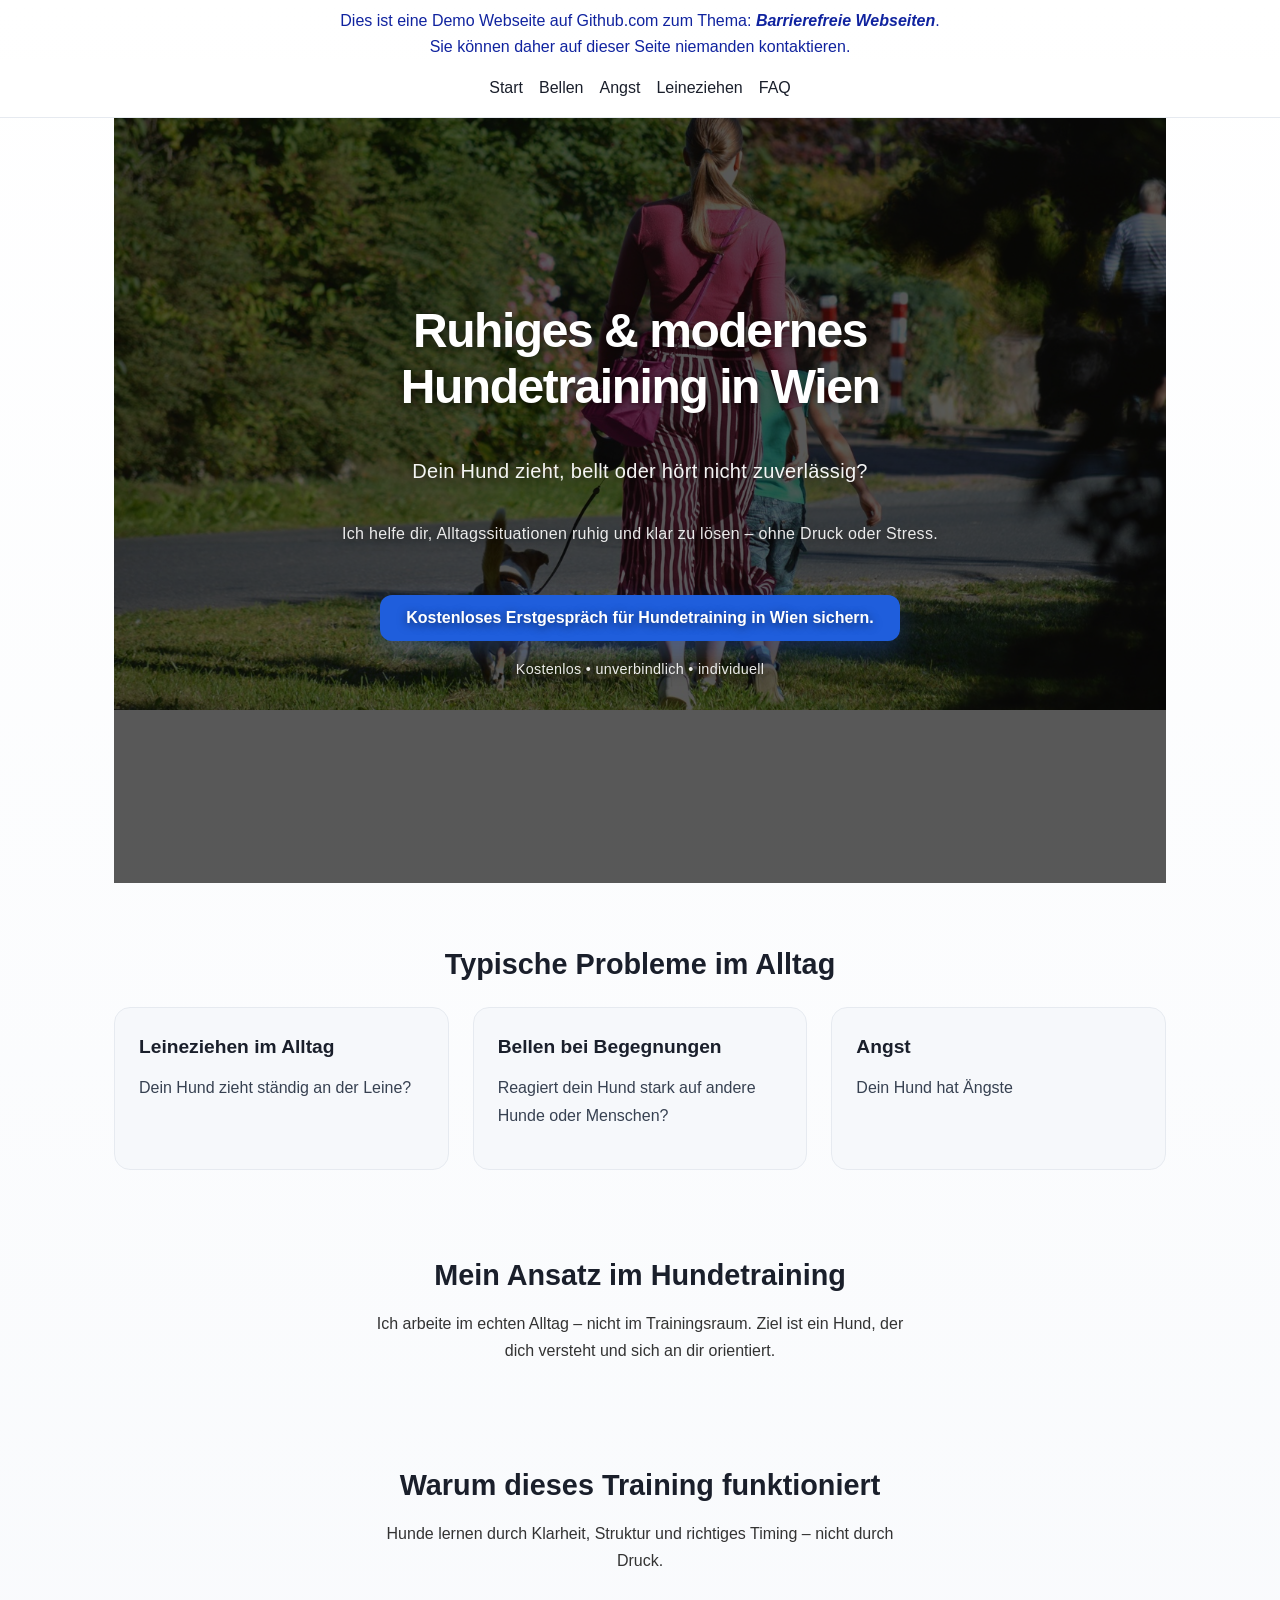
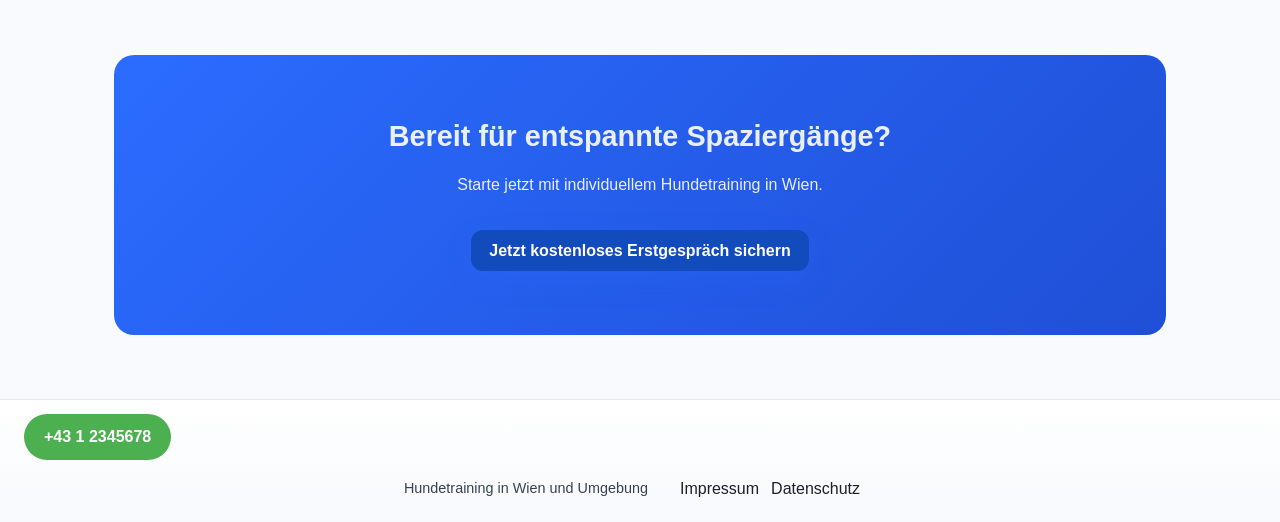
<file: index.html>
<!doctype html>
<html lang="de">
  <head>
    <meta charset="UTF-8" />
    <meta
      http-equiv="Content-Security-Policy"
      content="default-src 'self'; script-src 'none'; object-src 'none';"
    />

    <meta http-equiv="X-UA-Compatible" content="IE=edge" />
    <meta name="viewport" content="width=device-width, initial-scale=1" />

    <link
      rel="preload"
      as="image"
      href="assets/img/hundetraining-wien-ruhiger-spaziergang.jpg"
    />
    <title>
      Hundetraining Wien – ruhiges Training & Hilfe bei Leineziehen, Bellen &
      Angst
    </title>

    <meta
      name="description"
      content="Individuelles Hundetraining in Wien: Schluss mit Leineziehen, Bellen und Unsicherheit. 
      Lerne, wie dein Hund ruhig und entspannt wird."
    />

    <meta name="robots" content="index, follow" />

    <link rel="canonical" href="https://www.../" />

    <meta name="author" content="Hundetraining Wien" />

    <!-- Open Graph -->
    <meta property="og:type" content="website" />
    <meta
      property="og:title"
      content="Hundetraining Wien – ruhiges & alltagstaugliches Training"
    />
    <meta
      property="og:description"
      content="Individuelles Hundetraining in Wien: Leineziehen, Bellen, Rückruf und Angst entspannt lösen."
    />
    <meta property="og:url" content="https://www.../" />
    <meta
      property="og:image"
      content="https://www.../assets/img/hundetraining.jpg"
    />
    <meta property="og:image:width" content="1200" />
    <meta property="og:image:height" content="630" />
    <meta property="og:image:alt" content="Ruhiges Hundetraining in Wien" />
    <meta property="og:site_name" content="Hundetraining Wien" />
    <meta property="og:locale" content="de_AT" />

    <!-- Twitter -->
    <meta name="twitter:card" content="summary_large_image" />

    <meta
      name="twitter:image:alt"
      content="Hundetraining Wien – ruhiges Training"
    />

    <meta
      name="twitter:title"
      content="Hundetraining Wien – ruhiges Training"
    />
    <meta
      name="twitter:description"
      content="Lerne, wie dein Hund ruhig und entspannt im Alltag wird."
    />
    <meta
      name="twitter:image"
      content="https://www.../assets/img/hundetraining.jpg"
    />

    <!-- Icons -->
    <link rel="apple-touch-icon" href="/apple-touch-icon.png" sizes="180x180" />
    <link rel="icon" type="image/png" href="/favicon-32x32.png" sizes="32x32" />
    <link rel="icon" type="image/png" href="/favicon-16x16.png" sizes="16x16" />
    <link rel="shortcut icon" href="/favicon.ico" />
    <!--<link rel="manifest" href="/site.webmanifest" />-->

    <meta name="theme-color" content="#2196f3" />

    <link rel="stylesheet" href="css/style.css" />
  </head>

  <body>
    <a href="#main" class="skip-link">Zum Inhalt springen</a>

    <div class="hauptinfo1">
      Dies ist eine Demo Webseite auf Github.com zum Thema:
      <i><b>Barrierefreie Webseiten</b></i
      >.<br />
      Sie können daher auf dieser Seite niemanden kontaktieren.
    </div>

    <header>
      <nav aria-label="Hauptnavigation">
        <a href="index.html" aria-current="page">Start</a>
        <a href="bellen.html">Bellen</a>
        <a href="angst.html">Angst</a>
        <a href="leineziehen.html">Leineziehen</a>
        <a href="faq.html">FAQ</a>
      </nav>
    </header>

    <main id="main">
      <!-- HERO -->

      <section class="hero-parallax section-large">
        <img
          src="assets/img/hundetraining-wien-ruhiger-spaziergang.jpg"
          alt="Ruhiger Spaziergang mit Hund in Wien"
          class="hero-image"
          fetchpriority="high"
        />

        <div class="hero-overlay" aria-hidden="true"></div>

        <div class="hero-content fade-in">
          <h1>Ruhiges & modernes Hundetraining in Wien</h1>

          <p class="lead">
            Dein Hund zieht, bellt oder hört nicht zuverlässig?
          </p>

          <p class="sub">
            Ich helfe dir, Alltagssituationen ruhig und klar zu lösen – ohne
            Druck oder Stress.
          </p>

          <a href="kontakt.html" class="cta-button">
            Kostenloses Erstgespräch für Hundetraining in Wien sichern.
          </a>

          <p class="micro-trust">Kostenlos • unverbindlich • individuell</p>
        </div>
      </section>

      <!-- PROBLEME -->

      <section>
        <h2>Typische Probleme im Alltag</h2>

        <div class="grid">
          <div class="card fade-in delay-1">
            <a href="leineziehen.html" class="card-link">
              <h3>Leineziehen im Alltag</h3>
              <p>Dein Hund zieht ständig an der Leine?</p>
            </a>
          </div>

          <div class="card fade-in delay-2">
            <a href="bellen.html" class="card-link">
              <h3>Bellen bei Begegnungen</h3>
              <p>Reagiert dein Hund stark auf andere Hunde oder Menschen?</p>
            </a>
          </div>

          <div class="card fade-in delay-3">
            <a href="angst.html" class="card-link">
              <h3>Angst</h3>
              <p>Dein Hund hat Ängste</p>
            </a>
          </div>
        </div>
      </section>

      <!-- ANGEBOT -->

      <section class="section-large">
        <h2>Mein Ansatz im Hundetraining</h2>
        <div class="centered">
          <p>
            Ich arbeite im echten Alltag – nicht im Trainingsraum. Ziel ist ein
            Hund, der dich versteht und sich an dir orientiert.
          </p>
        </div>
      </section>

      <!-- ÜBER MICH -->

      <section>
        <h2>Warum dieses Training funktioniert</h2>
        <div class="centered">
          <p>
            Hunde lernen durch Klarheit, Struktur und richtiges Timing – nicht
            durch Druck.
          </p>
        </div>
      </section>
      <!-- CTA -->

      <section class="cta section-large">
        <h2>Bereit für entspannte Spaziergänge?</h2>

        <p>Starte jetzt mit individuellem Hundetraining in Wien.</p>

        <a href="kontakt.html" class="cta-button"
          >Jetzt kostenloses Erstgespräch sichern</a
        >
      </section>
    </main>

    <footer itemscope itemtype="https://schema.org/ProfessionalService">
      <!-- Versteckte SEO-Daten für Google -->
      <meta itemprop="name" content="Hundetraining Wien" />
      <meta
        itemprop="description"
        content="Ruhiges und alltagstaugliches Hundetraining in Wien. Hilfe bei Leineziehen, Bellen und Angst."
      />
      <meta
        itemprop="image"
        content="https://www.../assets/img/hundetraining.jpg"
      />
      <meta itemprop="url" content="https://www..." />
      <meta itemprop="priceRange" content="€€" />
      <a href="tel:+4312345678" itemprop="telephone">+43 1 2345678</a>
      <meta itemprop="openingHours" content="Mo-Sa 09:00-18:00" />

      <!-- Adresse & Standort -->
      <div
        itemprop="address"
        itemscope
        itemtype="https://schema.org/PostalAddress"
      >
        <meta itemprop="addressLocality" content="Wien" />
        <meta itemprop="addressCountry" content="AT" />
      </div>

      <div
        itemprop="geo"
        itemscope
        itemtype="https://schema.org/GeoCoordinates"
      >
        <meta itemprop="latitude" content="48.2082" />
        <meta itemprop="longitude" content="16.3738" />
      </div>

      <!-- Sichtbarer Footer-Inhalt -->
      <div class="footer-row">
        <p>Hundetraining in Wien und Umgebung</p>
        <nav aria-label="Rechtliche Seiten">
          <a href="rechtliches/impressum.html">Impressum</a>
          <a href="rechtliches/datenschutz.html">Datenschutz</a>
        </nav>
      </div>
    </footer>
  </body>
</html>
</file>
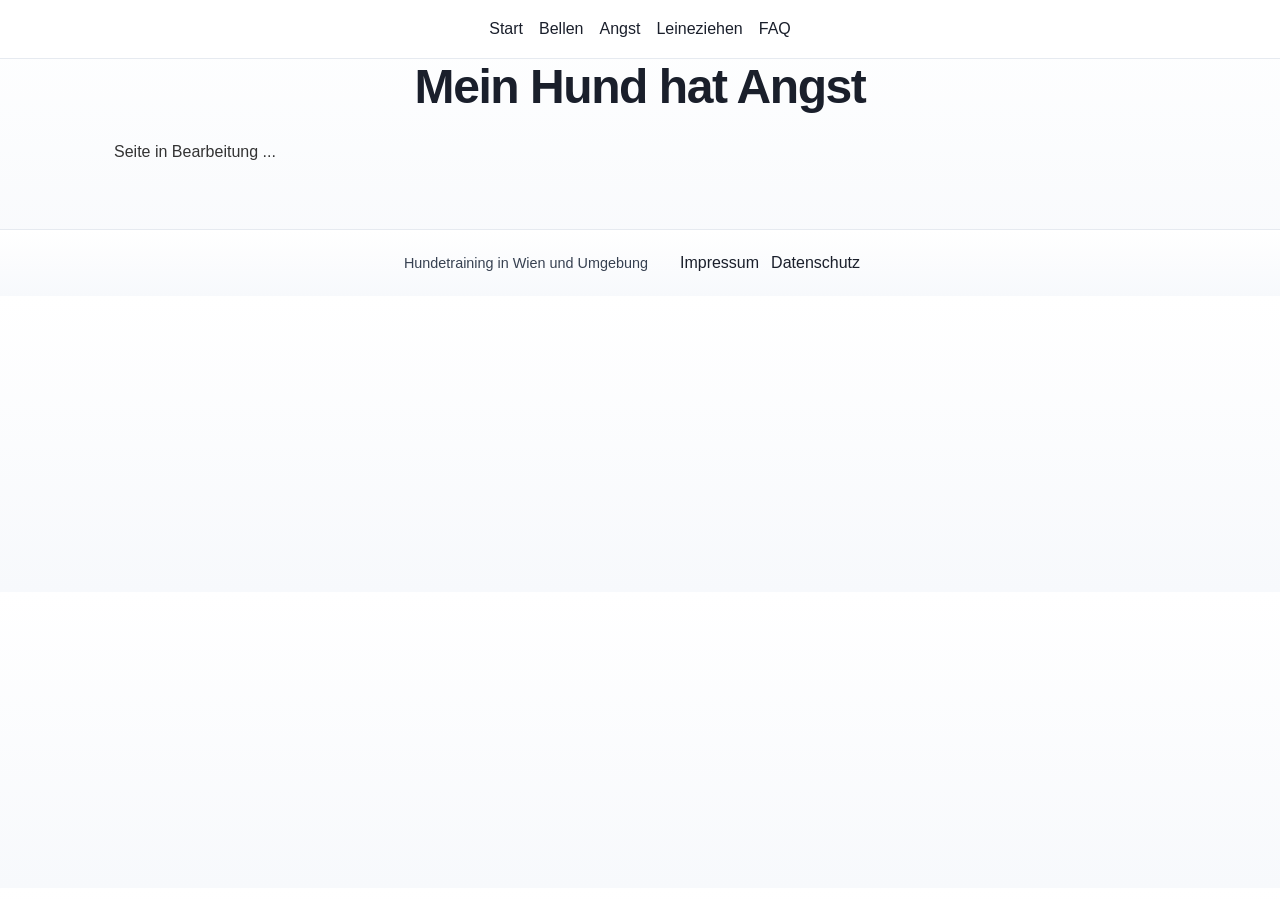
<file: angst.html>
<!doctype html>
<html lang="de">
  <head>
    <meta charset="UTF-8" />
    <meta name="viewport" content="width=device-width, initial-scale=1.0" />

    <title>Hundetraining Wien – mein Hund hat Angst</title>
    <meta
      name="description"
      content="Hundetraining in Wien: Mein Hund hat Angst. 
      Modernes, ruhiges Training für deinen Alltag mit Hund."
    />
    <meta name="robots" content="index, follow" />

    <link rel="stylesheet" href="css/style.css" />
    
  </head>

  <body>
    <a href="#main" class="skip-link">Zum Inhalt springen</a>

    <header>
      <nav aria-label="Hauptnavigation">
        <a href="index.html">Start</a>
        <a href="bellen.html">Bellen</a>
        <a href="angst.html" aria-current="page">Angst</a>
        <a href="leineziehen.html">Leineziehen</a>
        <a href="faq.html">FAQ</a>
      </nav>
    </header>

    <main id="main" role="main">
        <h1>Mein Hund hat Angst</h1>
        <p>Seite in Bearbeitung ...</p>
    </main>


    <footer>
      <div class="footer-row">
        <p>Hundetraining in Wien und Umgebung</p>
        <nav aria-label="Rechtliche Seiten">
          <a href="rechtliches/impressum.html">Impressum</a>
          <a href="rechtliches/datenschutz.html">Datenschutz</a>
        </nav>
      </div>
    </footer>
</body>
</file>
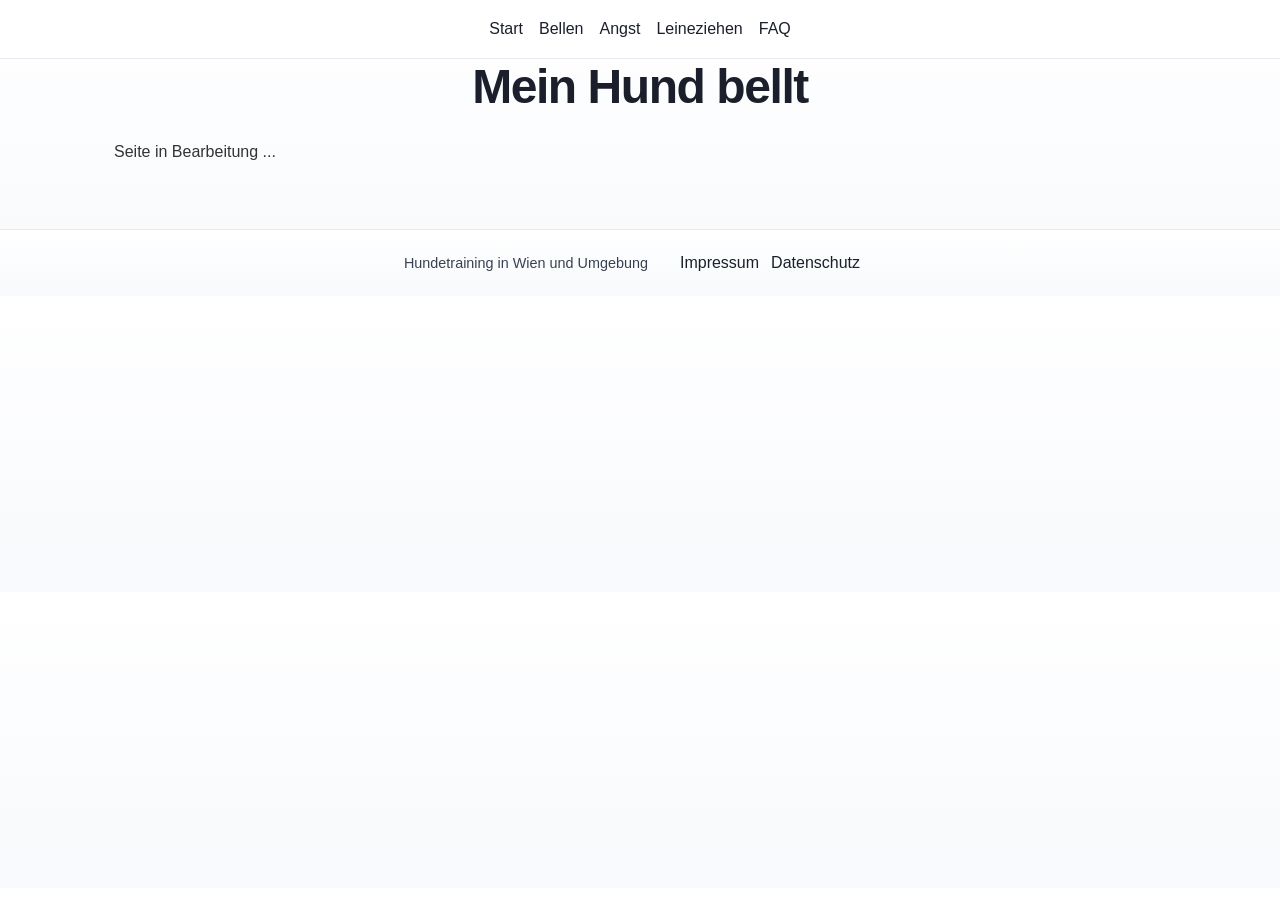
<file: bellen.html>
<!doctype html>
<html lang="de">
  <head>
    <meta charset="UTF-8" />
    <meta name="viewport" content="width=device-width, initial-scale=1.0" />

    <title>Mein Hund bellt – Hundetraining in Wien</title>
    <meta
      name="description"
      content="Hundetraining in Wien: Mein Hund bellt. 
      Modernes, ruhiges Training für deinen Alltag mit Hund."
    />
    <meta name="robots" content="index, follow" />

    <link rel="stylesheet" href="css/style.css" />
    
  </head>

  <body>
    <a href="#main" class="skip-link">Zum Inhalt springen</a>

    <header>
      <nav aria-label="Hauptnavigation">
        <a href="index.html">Start</a>
        <a href="bellen.html" aria-current="page">Bellen</a>
        <a href="angst.html">Angst</a>
        <a href="leineziehen.html">Leineziehen</a>
        <a href="faq.html">FAQ</a>
      </nav>
    </header>

    <main id="main" role="main">
        <h1>Mein Hund bellt</h1>
        <p>Seite in Bearbeitung ...</p>
    </main>

    <footer>
      <div class="footer-row">
        <p>Hundetraining in Wien und Umgebung</p>
        <nav aria-label="Rechtliche Seiten">
          <a href="rechtliches/impressum.html">Impressum</a>
          <a href="rechtliches/datenschutz.html">Datenschutz</a>
        </nav>
      </div>
    </footer>
</body>
</file>
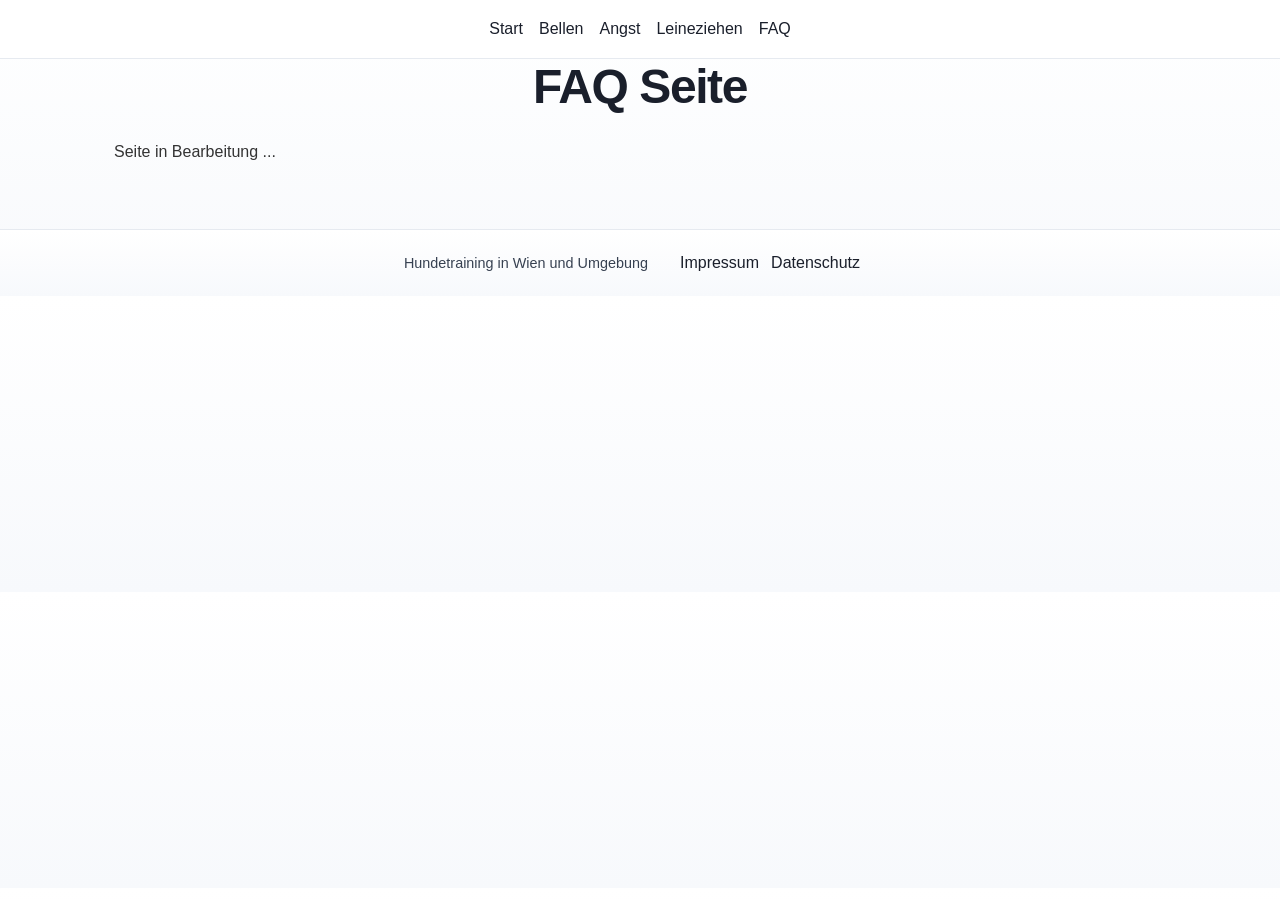
<file: faq.html>
<!doctype html>
<html lang="de">
  <head>
    <meta charset="UTF-8" />
    <meta name="viewport" content="width=device-width, initial-scale=1.0" />

    <title>Hundetraining Wien – FAQ Seite</title>
    <meta
      name="description"      
      content="Antworten auf häufige Fragen zum Hundetraining in Wien – Ablauf, Kosten und Training."
    />
    <meta name="robots" content="index, follow" />

    <link rel="stylesheet" href="css/style.css" />
  </head>

  <body>
    <a href="#main" class="skip-link">Zum Inhalt springen</a>

    <header>
      <nav aria-label="Hauptnavigation">
        <a href="index.html">Start</a>
        <a href="bellen.html">Bellen</a>
        <a href="angst.html">Angst</a>
        <a href="leineziehen.html">Leineziehen</a>
        <a href="faq.html" aria-current="page">FAQ</a>
      </nav>
    </header>

    <main id="main" role="main">
      <h1>FAQ Seite</h1>
      <p>Seite in Bearbeitung ...</p>
    </main>

    <footer>
      <div class="footer-row">
        <p>Hundetraining in Wien und Umgebung</p>
        <nav aria-label="Rechtliche Seiten">
          <a href="rechtliches/impressum.html">Impressum</a>
          <a href="rechtliches/datenschutz.html">Datenschutz</a>
        </nav>
      </div>
    </footer>
  </body>
</html>
</file>
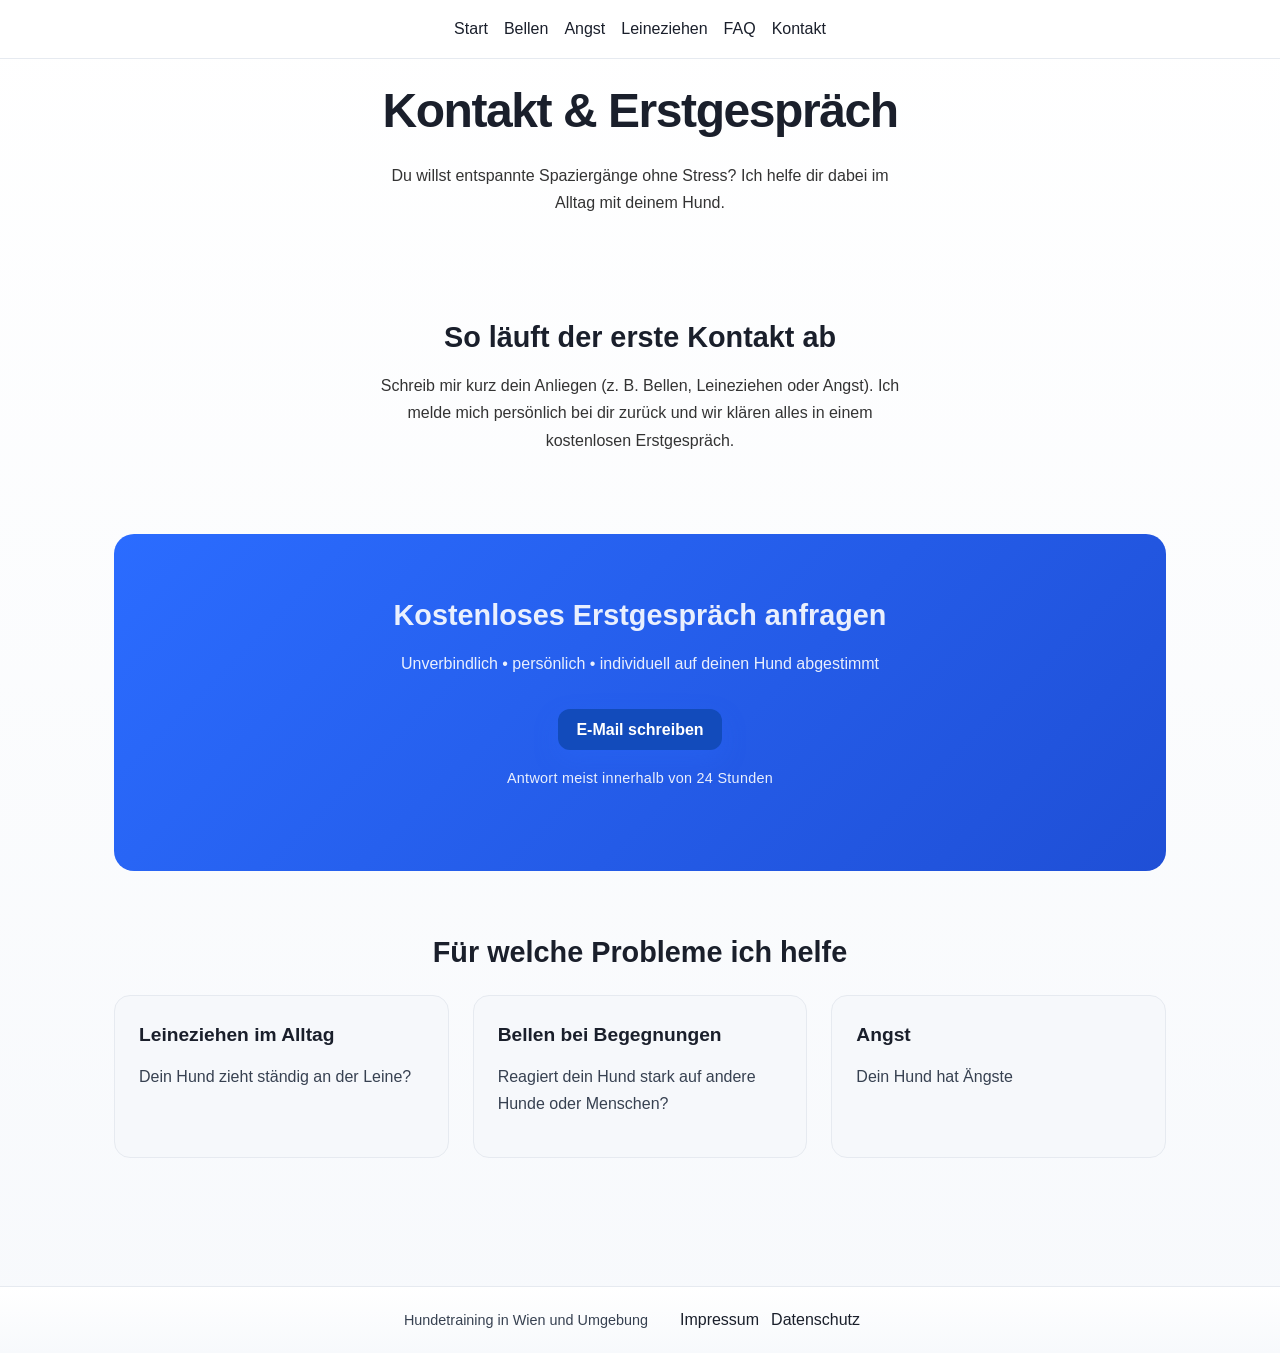
<file: kontakt.html>
<!doctype html>
<html lang="de">
  <head>
    <meta charset="UTF-8" />
    <meta name="viewport" content="width=device-width, initial-scale=1.0" />

    <title>Kontakt – Hundetraining Wien | Erstgespräch sichern</title>

    <meta
      name="description"
      content="Kontakt für Hundetraining in Wien. Jetzt kostenloses Erstgespräch sichern bei Problemen wie Bellen, Leineziehen oder Angst."
    />

    <meta name="robots" content="index, follow" />

    <link rel="stylesheet" href="css/style.css" />
  </head>

  <body>
    <a href="#main" class="skip-link">Zum Inhalt springen</a>

    <!-- HEADER -->
    <header>
      <nav aria-label="Hauptnavigation">
        <a href="index.html">Start</a>
        <a href="bellen.html">Bellen</a>
        <a href="angst.html">Angst</a>
        <a href="leineziehen.html">Leineziehen</a>
        <a href="faq.html">FAQ</a>
        <a href="kontakt.html" aria-current="page">Kontakt</a>
      </nav>
    </header>

    <main id="main" role="main">
      <!-- HERO -->
      <section class="section-large">
        <h1>Kontakt & Erstgespräch</h1>

        <div class="centered">
          <p>
            Du willst entspannte Spaziergänge ohne Stress? Ich helfe dir dabei
            im Alltag mit deinem Hund.
          </p>
        </div>
      </section>

      <!-- INFO -->
      <section>
        <h2>So läuft der erste Kontakt ab</h2>

        <div class="centered">
          <p>
            Schreib mir kurz dein Anliegen (z. B. Bellen, Leineziehen oder
            Angst). Ich melde mich persönlich bei dir zurück und wir klären
            alles in einem kostenlosen Erstgespräch.
          </p>
        </div>
      </section>

      <!-- KONTAKT BOX -->
      <section class="cta section-large">
        <h2>Kostenloses Erstgespräch anfragen</h2>

        <p>
          Unverbindlich • persönlich • individuell auf deinen Hund abgestimmt
        </p>

        <a
          class="cta-button"
          href="mailto:deine-mailadresse@domain.at?subject=Hundetraining%20Anfrage"
        >
          E-Mail schreiben
        </a>

        <p class="kontakt-micro-trust">
          Antwort meist innerhalb von 24 Stunden
        </p>
      </section>

      <!-- OPTIONAL: INFO -->

      <section>
        <h2>Für welche Probleme ich helfe</h2>

        <div class="grid">
          <div class="card">
            <a href="leineziehen.html" class="card-link">
              <h3>Leineziehen im Alltag</h3>
              <p>Dein Hund zieht ständig an der Leine?</p>
            </a>
          </div>

          <div class="card">
            <a href="bellen.html" class="card-link">
              <h3>Bellen bei Begegnungen</h3>
              <p>Reagiert dein Hund stark auf andere Hunde oder Menschen?</p>
            </a>
          </div>

          <div class="card">
            <a href="angst.html" class="card-link">
              <h3>Angst</h3>
              <p>Dein Hund hat Ängste</p>
            </a>
          </div>
        </div>
      </section>
    </main>

    <!-- FOOTER -->
    <footer>
      <div class="footer-row">
        <p>Hundetraining in Wien und Umgebung</p>

        <nav aria-label="Rechtliche Seiten">
          <a href="rechtliches/impressum.html">Impressum</a>
          <a href="rechtliches/datenschutz.html">Datenschutz</a>
        </nav>
      </div>
    </footer>
  </body>
</html>
</file>
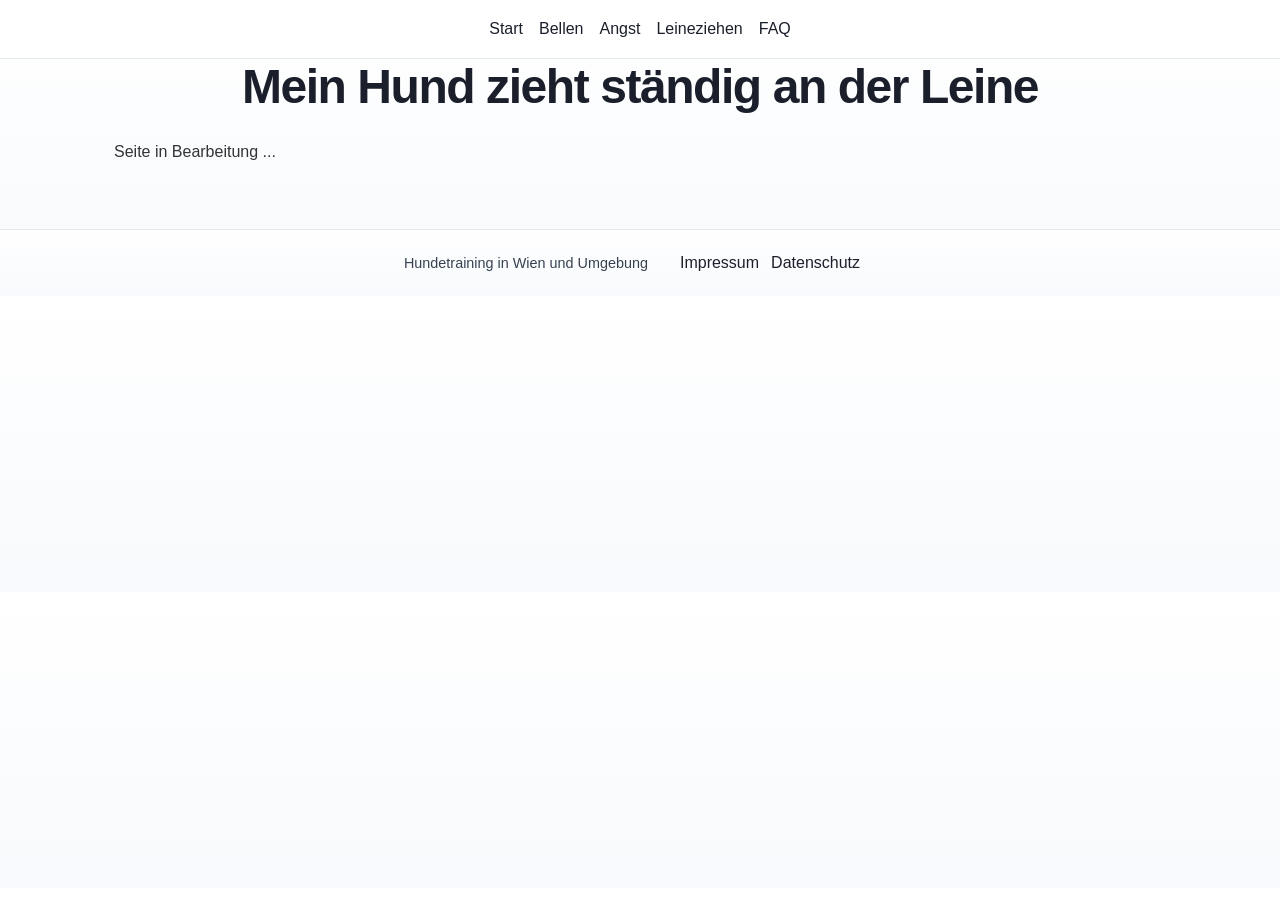
<file: leineziehen.html>
<!doctype html>
<html lang="de">
  <head>
    <meta charset="UTF-8" />
    <meta name="viewport" content="width=device-width, initial-scale=1.0" />

    <title>Hundetraining Wien – mein Hund bellt</title>
    <meta
      name="description"
      content="Hundetraining in Wien: Mein Hund zieht ständig an der Leine. 
      Modernes, ruhiges Training für deinen Alltag mit Hund."
    />
    <meta name="robots" content="index, follow" />

    <link rel="stylesheet" href="css/style.css" />
    
  </head>

  <body>
    <a href="#main" class="skip-link">Zum Inhalt springen</a>

    <header>
      <nav aria-label="Hauptnavigation">
        <a href="index.html">Start</a>
        <a href="bellen.html">Bellen</a>
        <a href="angst.html">Angst</a>
        <a href="leineziehen.html" aria-current="page">Leineziehen</a>
        <a href="faq.html">FAQ</a>
      </nav>
    </header>

    <main id="main" role="main">
        <h1>Mein Hund zieht ständig an der Leine</h1>
        <p>Seite in Bearbeitung ...</p>
    </main>


    <footer>
      <div class="footer-row">
        <p>Hundetraining in Wien und Umgebung</p>
        <nav aria-label="Rechtliche Seiten">
          <a href="rechtliches/impressum.html">Impressum</a>
          <a href="rechtliches/datenschutz.html">Datenschutz</a>
        </nav>
      </div>
    </footer>
</body>
</file>
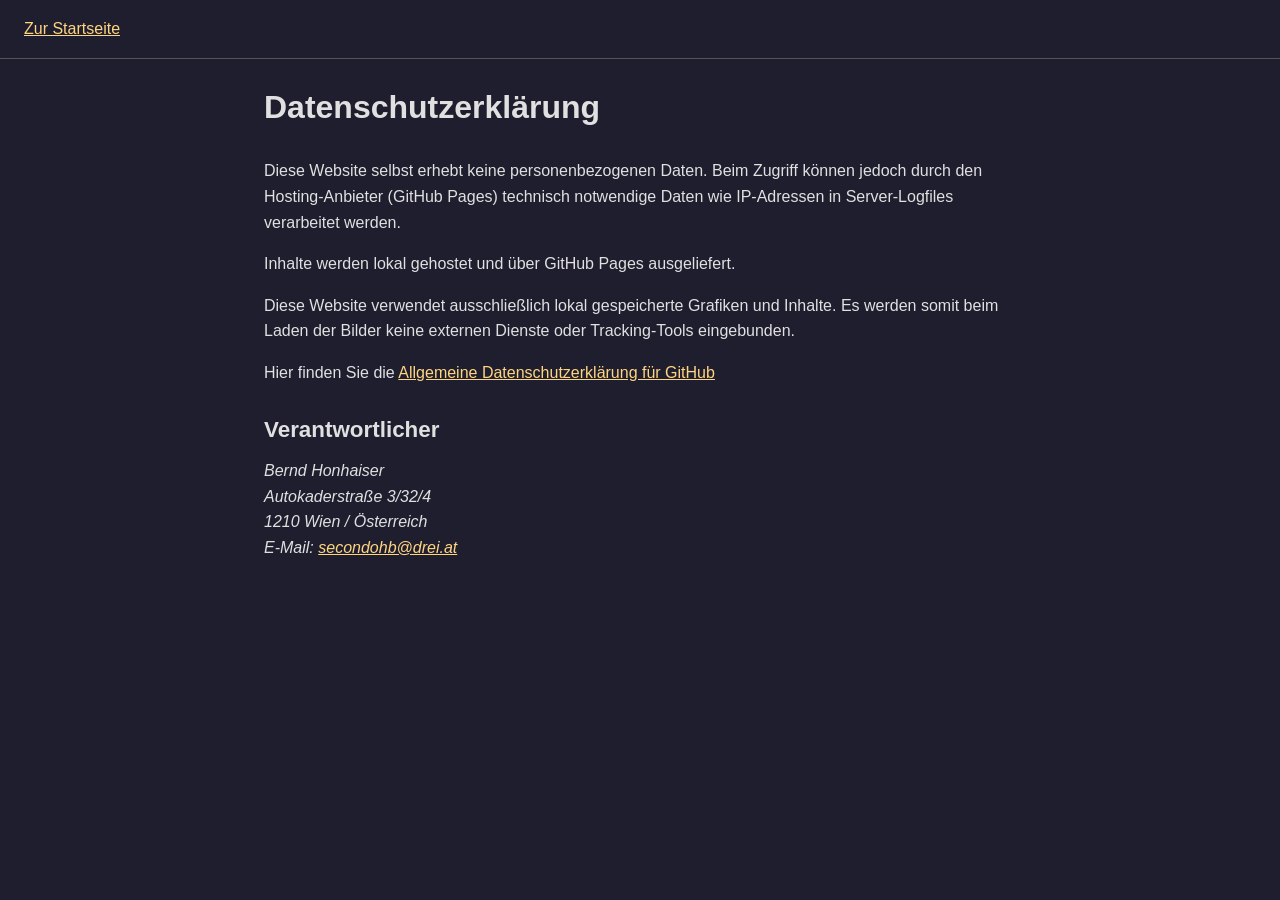
<file: rechtliches/datenschutz.html>
<!doctype html>
<html lang="de">
  <head>
    <meta charset="UTF-8" />
    <title>Datenschutzerklärung</title>
    <meta name="viewport" content="width=device-width, initial-scale=1" />
    <link rel="stylesheet" href="impressumstyle.css" />
  </head>
  <body>
    <a href="#main" class="skip-link">Zum Inhalt springen</a>
    <header>
      <nav aria-label="Navigation">
        <a href="../index.html">Zur Startseite</a>
      </nav>
    </header>

    <main id="main">
      <h1>Datenschutzerklärung</h1>
      <p>
        Diese Website selbst erhebt keine personenbezogenen Daten. Beim Zugriff
        können jedoch durch den Hosting-Anbieter (GitHub Pages) technisch
        notwendige Daten wie IP-Adressen in Server-Logfiles verarbeitet werden.
      </p>

      <p>Inhalte werden lokal gehostet und über GitHub Pages ausgeliefert.</p>

      <p>
        Diese Website verwendet ausschließlich lokal gespeicherte Grafiken und
        Inhalte. Es werden somit beim Laden der Bilder keine externen Dienste
        oder Tracking-Tools eingebunden.
      </p>
      <p>
        Hier finden Sie die

        <a
          href="https://docs.github.com/de/site-policy/privacy-policies/github-general-privacy-statement"
          target="_blank"
          rel="noopener noreferrer"
          aria-label="Datenschutzerklärung von GitHub (öffnet in neuem Tab)"
        >
          Allgemeine Datenschutzerklärung für GitHub
        </a>
      </p>

      <h2>Verantwortlicher</h2>

      <address>
        Bernd Honhaiser<br />
        Autokaderstraße 3/32/4<br />
        1210 Wien / Österreich<br />
        E-Mail: <a href="mailto:secondohb@drei.at">secondohb@drei.at</a>
      </address>
    </main>
  </body>
</html>
</file>
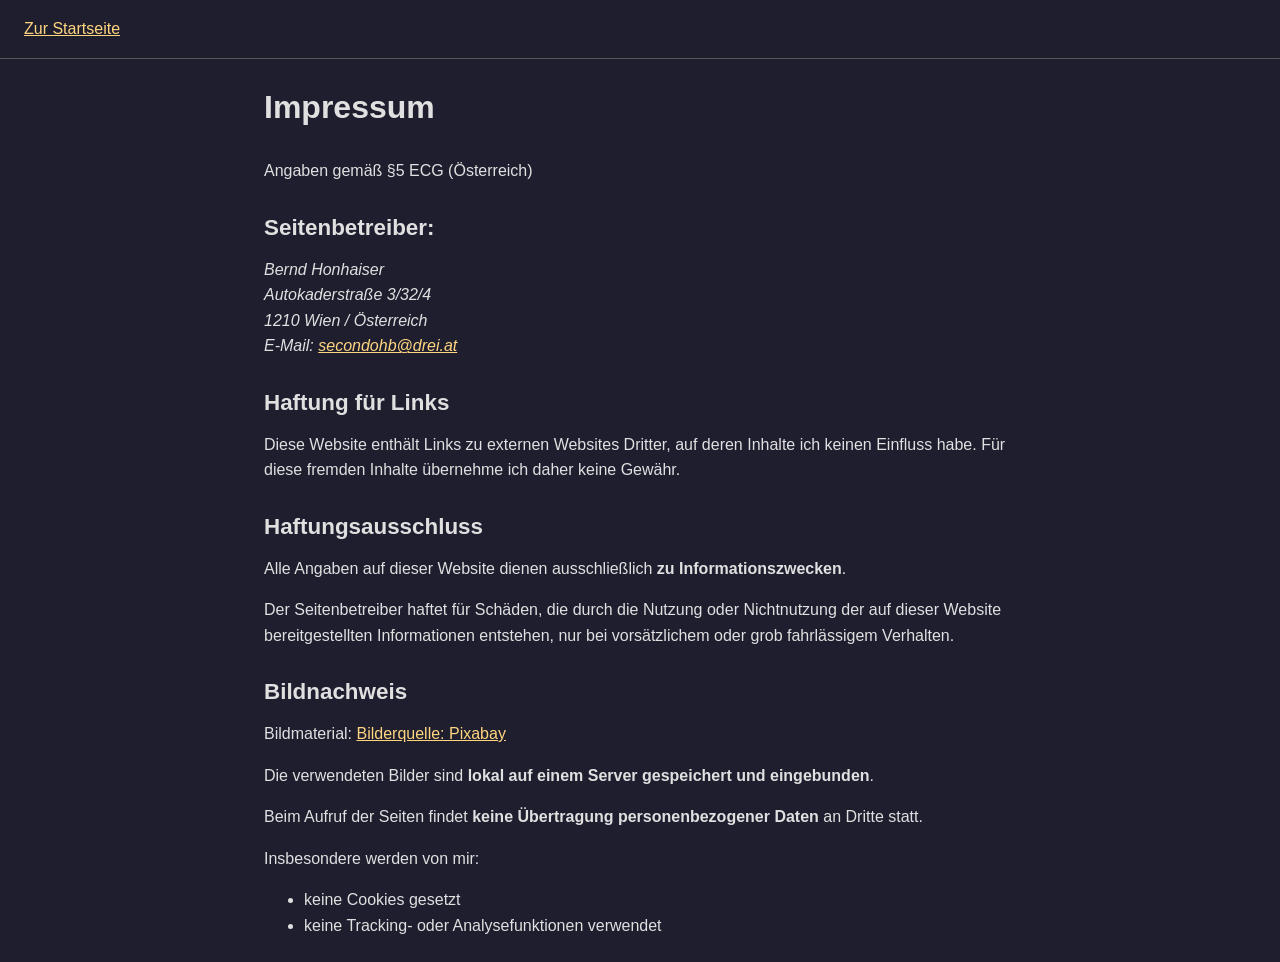
<file: rechtliches/impressum.html>
<!doctype html>
<html lang="de">
  <head>
    <meta charset="UTF-8" />
    <title>Impressum</title>
    <meta name="viewport" content="width=device-width, initial-scale=1" />
    <link rel="stylesheet" href="impressumstyle.css" />
  </head>
  <body>
    <a href="#main" class="skip-link">Zum Inhalt springen</a>
    <header>
      <nav aria-label="Navigation">
        <a href="../index.html">Zur Startseite</a>
      </nav>
    </header>

    <main id="main">
      <h1>Impressum</h1>

      <p>Angaben gemäß §5 ECG (Österreich)</p>

      <h2>Seitenbetreiber:</h2>

      <address>
        Bernd Honhaiser<br />
        Autokaderstraße 3/32/4<br />
        1210 Wien / Österreich<br />
        E-Mail: <a href="mailto:secondohb@drei.at">secondohb@drei.at</a>
      </address>

      <h2>Haftung für Links</h2>

      <p>
        Diese Website enthält Links zu externen Websites Dritter, auf deren
        Inhalte ich keinen Einfluss habe. Für diese fremden Inhalte übernehme
        ich daher keine Gewähr.
      </p>

      <h2>Haftungsausschluss</h2>

      <p>
        Alle Angaben auf dieser Website dienen ausschließlich
        <strong>zu Informationszwecken</strong>.
      </p>
      <p>
        Der Seitenbetreiber haftet für Schäden, die durch die Nutzung oder
        Nichtnutzung der auf dieser Website bereitgestellten Informationen
        entstehen, nur bei vorsätzlichem oder grob fahrlässigem Verhalten.
      </p>

      <h2>Bildnachweis</h2>

      Bildmaterial:
      <a
        href="https://pixabay.com"
        target="_blank"
        rel="noopener noreferrer"
        aria-label="Pixabay (öffnet in neuem Tab)"
      >
        Bilderquelle: Pixabay
      </a>

      <p>
        Die verwendeten Bilder sind
        <strong>lokal auf einem Server gespeichert und eingebunden</strong>.
      </p>

      <p>
        Beim Aufruf der Seiten findet
        <strong>keine Übertragung personenbezogener Daten</strong> an Dritte
        statt.
      </p>

      <p>Insbesondere werden von mir:</p>
      <ul>
        <li>keine Cookies gesetzt</li>
        <li>keine Tracking- oder Analysefunktionen verwendet</li>
      </ul>
    </main>
  </body>
</html>
</file>
<file: css/style.css>
/* ===  RESET === */
* {
  margin: 0;
  padding: 0;
  box-sizing: border-box;
}

/* === BASE === */

body {
  font-family: Verdana, Arial, sans-serif;
  font-size: 1rem;
  background: linear-gradient(to bottom, #ffffff, #f7f9fc);
  color: #1a1f2b;
  line-height: 1.6;
  -webkit-font-smoothing: antialiased;
}

main {
  max-width: 1100px;
  margin: 0 auto;
  padding: 0 1.5rem;
}

/* =========================
   TYPOGRAPHY
========================= */

h1 {
  font-size: 3rem;
  line-height: 1.15;
  letter-spacing: -0.03em;
  margin-bottom: 1.5rem;
  text-align: center;
}

h2 {
  font-size: 1.8rem;
  line-height: 1.25;
  margin-bottom: 1rem;
  text-align: center;
}

h3 {
  font-size: 1.2rem;
  margin-bottom: 0.75rem;
}

p {
  font-size: 1rem;
  line-height: 1.7;
  margin-bottom: 1rem;
  color: #333;
  max-width: 65ch;
}

strong {
  color: #2b6cff;
}

/* =========================
   HEADER / NAV
========================= */

header {
  position: sticky;
  top: 0;
  background: white;
  border-bottom: 1px solid #e6eaf0;
  z-index: 100;
}

/* Sichtbarer Fokus */
a:focus-visible,
button:focus-visible {
  outline: 3px solid #2b6cff;
  outline-offset: 3px;
  border-radius: 6px;
}

a {
  color: #2b6cff;
  text-decoration: underline;
  transition: all 0.2s ease;
}

a:hover {
  text-decoration: none;
}

nav {
  display: flex;
  justify-content: center;
  flex-wrap: wrap;
  gap: 1rem;
  padding: 1rem;
}

nav a {
  text-decoration: none;
  color: #1a1f2b;
  font-weight: 500;
}

nav a:hover,
nav a:focus-visible {
  text-decoration: underline;
  outline: 3px solid #facc6e;
  outline-offset: 3px;
}

nav .cta-button {
  margin-left: 1.5rem;
}

/* =========================
   HERO
========================= */

.hero-parallax {
  position: relative;
  min-height: 85svh;
  /*padding: 0rem, 1.5rem;*/
  display: flex;
  align-items: center;
  justify-content: center;
  text-align: center;
  background-size: cover;
  background-position: center;
  color: white;
  overflow: hidden;
}

.hero-image {
  position: absolute;
  inset: 0;
  width: 100%;
  aspect-ratio: 16 / 9;
  object-fit: cover;
  z-index: 0;
}

.hero-overlay {
  position: absolute;
  inset: 0;
  background: rgba(0, 0, 0, 0.65);
  z-index: 1; /* über dem Bild */
}

.hero-content {
  position: relative;
  display: flex;
  flex-direction: column;
  align-items: center;
  gap: 1rem;
  max-width: 720px;
  margin: 0 auto;
  padding: 3rem 1.5rem;
  text-shadow: 0 2px 10px rgba(0, 0, 0, 0.55);
  z-index: 2;
}

.hero-content h1 {
  font-size: 3rem;
}

.hero-content p {
  max-width: 75ch;
  letter-spacing: 0.3px;
}

.hauptinfo1 {
  text-align: center;
  font-size: 1rem;
  color: rgba(3, 23, 154, 0.95);
  font-weight: 500;
  margin: 0.5rem 2rem 0rem 2rem;
}

.hero-content .lead {
  font-size: 1.25rem;
  color: rgba(255, 255, 255, 0.95);
  font-weight: 500;
}

.hero-content .sub {
  font-size: 1rem;
  color: rgba(255, 255, 255, 0.9);
  margin-bottom: 2rem;
}

.hero-content .micro-trust {
  font-size: 0.9rem;
  font-weight: 400;
  color: rgba(255, 255, 255, 0.9);
  letter-spacing: 0.02em;
}

.kontakt-micro-trust {
  margin-top: 1rem;
  font-size: 0.9rem;
  font-weight: 400;
  color: rgba(255, 255, 255, 0.9);
  letter-spacing: 0.02em;
}

/* =========================
   BUTTONS
========================= */

a.cta-button,
a.cta-button:hover,
a.cta-button:focus-visible {
  text-decoration: none;
}

a.cta-button {
  display: inline-block;

  background: #1f5edc;
  color: #fff;
  box-shadow: 0 10px 25px rgba(43, 108, 255, 0.25);
  padding: 14px 26px;
  border-radius: 12px;
  line-height: 1.1;

  font-weight: 600;
  transition:
    transform 0.2s ease,
    box-shadow 0.2s ease;
}

a.cta-button:hover {
  transform: translateY(-2px);
  box-shadow: 0 14px 30px rgba(43, 108, 255, 0.3);
}

/* =========================
   SECTIONS
========================= */

section {
  padding-top: 4rem;
  padding-bottom: 4rem;
}

.section-large {
  padding-top: 1.5rem;
  padding-bottom: 1.5rem;
}

/* =========================
   GRID / CARDS
========================= */

.grid {
  display: grid;
  grid-template-columns: repeat(3, 1fr);
  gap: 1.5rem;
  margin-top: 1.5rem;
}

.card {
  background: #f6f8fb;
  padding: 1.5rem;
  border-radius: 1rem;
  border: 1px solid #e6eaf0;
  cursor: pointer;
  transition:
    transform 0.25s ease,
    box-shadow 0.25s ease;
}

.card:hover {
  transform: translateY(-4px);
  box-shadow: 0 12px 30px rgba(0, 0, 0, 0.08);
}

.card-link {
  display: block;
  color: inherit;
  text-decoration: none;
}

.card-link:focus-visible {
  outline: 3px solid #2b6cff;
  box-shadow: 0 0 0 4px rgba(43, 108, 255, 0.3);
  border-radius: 12px;
}

.card p {
  color: #374151;
}

/* =========================
   CTA SECTION
========================= */

.cta {
  background: linear-gradient(135deg, #2b6cff, #1f4fd6);
  color: white;
  padding: 4rem 1.5rem;
  border-radius: 20px;
  text-align: center;
}

.cta p,
.cta h2 {
  color: rgba(255, 255, 255, 0.9);
  margin-left: auto;
  margin-right: auto;
  text-align: center;
}

.cta a {
  display: inline-block;
  margin-top: 1rem;
  background: #124bbb;
  color: #ffffff;
  padding: 12px 18px;
  border-radius: 12px;
  text-decoration: none;
  font-weight: 600;
  transition: all 0.2s ease;
}
.cta a:hover {
  background: #0f3f9a;
  transform: translateY(-1px);
}

/* =========================
   ACCESSIBILITY
========================= */

.skip-link {
  position: absolute;
  transform: translateY(-200%);
}

.skip-link:focus {
  transform: translateY(0);
  left: 1rem;
  top: 1rem;
  background: black;
  color: white;
  padding: 0.5rem;
  z-index: 1000;
}

/* =========================
   MOBILE
========================= */

@media (max-width: 768px) {
  body {
    font-size: 1rem;
  }

  a,
  button {
    min-height: 44px;
    min-width: 44px;
  }

  h1 {
    font-size: 2rem;
  }

  h2 {
    font-size: 1.5rem;
  }

  .hero-content h1 {
    font-size: 2rem;
  }

  .grid {
    grid-template-columns: 1fr;
  }

  nav {
    gap: 0.75rem;
  }
}

/* =========================
   ANIMATIONS (PREMIUM)
========================= */

.card:hover {
  transform: translateY(-6px) scale(1.01);
  box-shadow: 0 20px 40px rgba(0, 0, 0, 0.12);
}

a.cta-button:hover {
  transform: translateY(-2px);
  box-shadow: 0 14px 30px rgba(43, 108, 255, 0.3);
}

/* =========================
   REDUCED MOTION (WCAG)
========================= */

@media (prefers-reduced-motion: no-preference) {
  .fade-in {
    opacity: 0;
    transform: translateY(20px);
    transition:
      opacity 0.6s ease,
      transform 0.6s ease;
  }

  .fade-in.visible {
    opacity: 1;
    transform: translateY(0);
  }

  .fade-in.delay-1 {
    transition-delay: 0.4s;
  }
  .fade-in.delay-2 {
    transition-delay: 0.7s;
  }
  .fade-in.delay-3 {
    transition-delay: 1s;
  }
}

.centered {
  display: flex;
  justify-content: center;
  text-align: center;
}
.centered p {
  text-align: center;
  max-width: 60ch;
}
footer {
  margin-top: 4rem;
  padding: 0.25rem 1.5rem;
  border-top: 1px solid #e6eaf0;
  background: linear-gradient(to bottom, #ffffff, #f7f9fc);
}

.footer-nav {
  display: flex;
  gap: 1rem;
  justify-content: center;
  margin-bottom: 0.25rem;
}

footer p {
  margin: 0;
  font-size: 0.9rem;
  color: #374151;
}

.footer-nav a {
  text-decoration: none;
  color: #374151;
  font-size: 0.95rem;
}

.footer-nav a:hover,
.footer-nav a:focus-visible {
  color: #1a1f2b;
  text-decoration: underline;
  outline: 3px solid #facc6e;
  outline-offset: 3px;
}

.footer-row {
  display: flex;
  justify-content: center;
  align-items: center;
  gap: 1rem;
  flex-wrap: wrap; /* wichtig für mobile! */
  text-align: center;
}

.footer-row nav {
  display: flex;
  gap: 0.75rem;
}

/* Die Animation definieren */
@keyframes fadeInUp {
  from {
    opacity: 0;
    transform: translateY(20px); /* Leichter Effekt von unten nach oben */
  }
  to {
    opacity: 1;
    transform: translateY(0);
  }
}

/* Die Animation auf deine Klassen anwenden */
.fade-in {
  animation: fadeInUp 0.8s ease-out forwards;
}

/* Optionale Verzögerungen für gestaffeltes Einblenden */
.delay-1 {
  animation-delay: 0.2s;
}
.delay-2 {
  animation-delay: 0.4s;
}
.delay-3 {
  animation-delay: 0.6s;
}
/* Telefon-Link im Footer stylen */
footer a[itemprop="telephone"] {
  display: inline-block;
  margin-top: 10px;
  padding: 10px 20px;
  background-color: #4caf50; /* Ein schönes "Anruf-Grün" */
  color: white;
  text-decoration: none;
  border-radius: 25px;
  font-weight: bold;
  transition: background-color 0.3s ease;
}

footer a[itemprop="telephone"]:hover {
  background-color: #388e3c; /* Dunkler beim Drüberfahren */
}

/* Verhindert, dass der Link wie normaler Text aussieht */
footer a[itemprop="telephone"]:active {
  transform: scale(0.95);
}
</file>
<file: rechtliches/impressumstyle.css>
* {
  box-sizing: border-box;
}

body {
  margin: 0;
  font-family: Verdana, Arial, sans-serif;  
  background: #1e1e2f;
  color: #e0e0e0;
  font-size: 1rem;
  line-height: 1.6;
}

.skip-link {
  position: absolute;
  transform: translateY(-200%);
}

.skip-link:focus {
  transform: translateY(0);
  left: 1rem;
  top: 1rem;
  background: black;
  color: white;
  padding: 0.5rem;
  z-index: 1000;
}

h1 {
  font-size: 2rem;
  line-height: 1.2;
  margin-bottom: 2rem;
  text-align: left;
}

h2 {
  font-size: 1.4rem;
  line-height: 1.1;
  margin-top: 2rem;
  margin-bottom: 1rem;
  text-align: left;
}

header {
  display: flex;
  justify-content: space-between;
  align-items: center;
  padding: 1rem 1.5rem;
  border-bottom: 1px solid #555;
}

main {
  max-width: 800px;
  margin: auto;
  padding: 0.5rem 1.5rem;
}

.home {
  font-size: 1.6rem;
  margin-top: 1rem;
}

:focus {
  outline: 3px solid #facc6e;
  outline-offset: 2px;
}
:focus:not(:focus-visible) {
  outline: none;
}
a {
  color: #ffd580;
  text-decoration: underline;
}

a:hover {
  text-decoration: none;
}

a:focus {
  outline: 3px solid #facc6e;
}

.about-container {
  flex-direction: column;
  margin-bottom: 3rem;
}

.about-image img {
  width: 80%;
  border-radius: 10px;
  display: block;
  margin: 0 auto;
  margin-top: 4rem;
}

@media (max-width: 768px) {
  .about-container {
    flex-direction: column;
    margin-bottom: 2rem;
  }
  .about-image img {
    margin-top: 2rem;
    width: 90%;
    border-radius: 10px;
    display: block;
    margin: 0 auto;
  }
}

footer {
  margin-top: 4rem;
  font-size: 0.9rem;
  opacity: 0.7;
}
</file>
